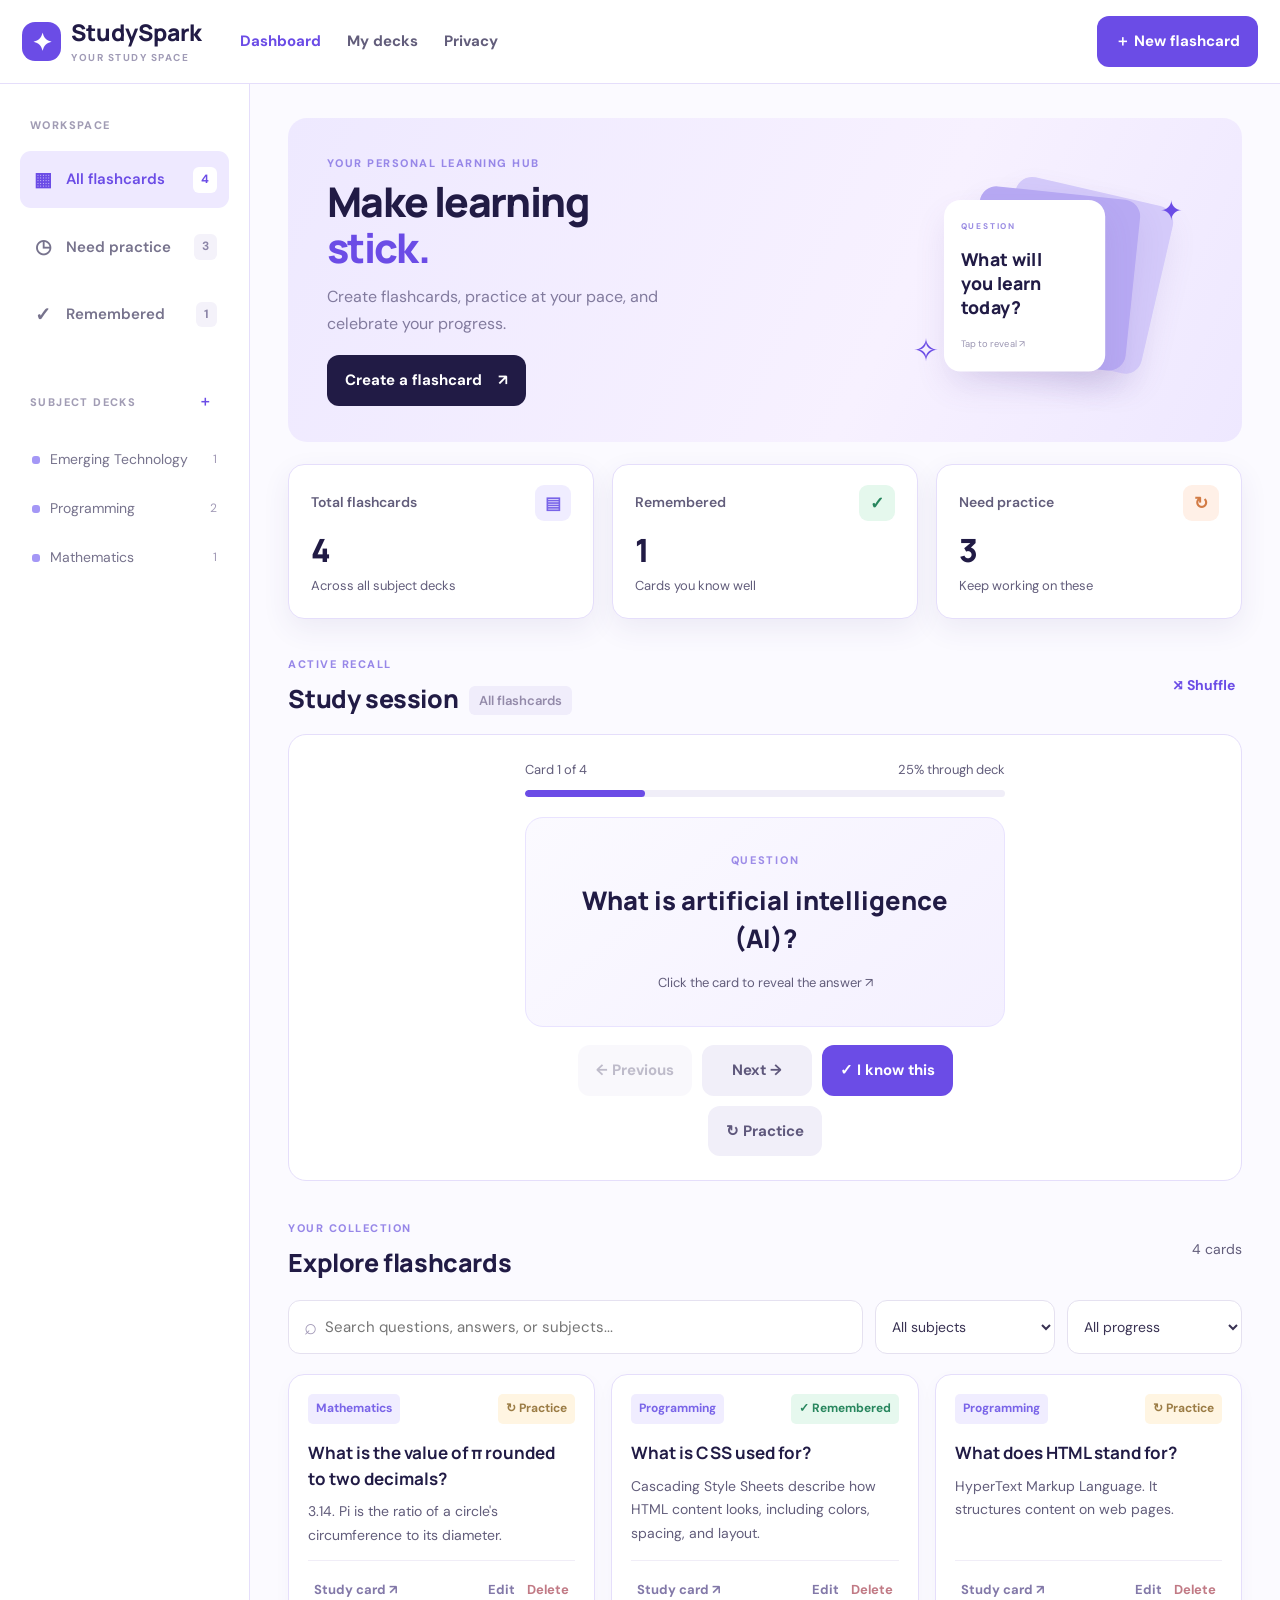
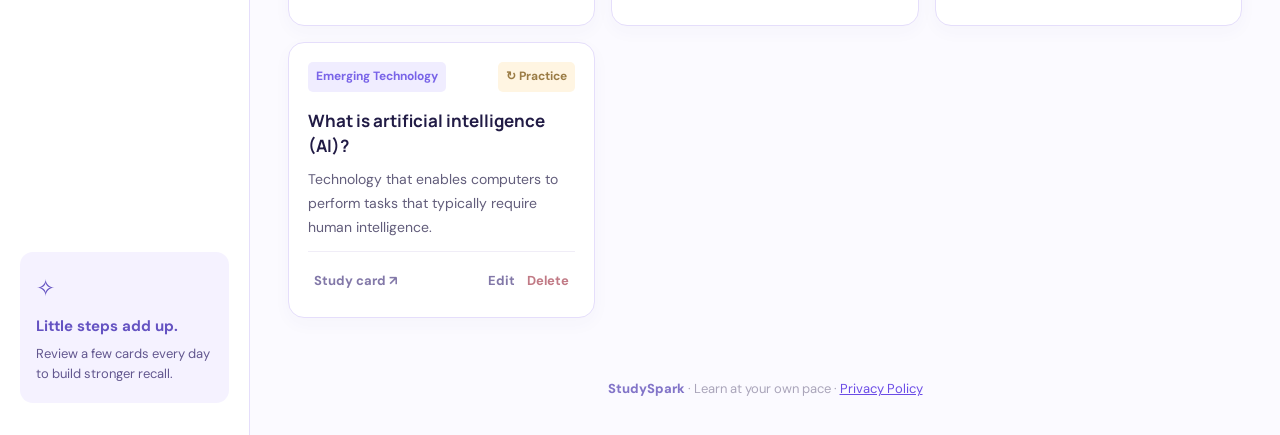
<file: index.html>
<!DOCTYPE html>
<html lang="en">
<head>
  <meta charset="UTF-8">
  <meta name="viewport" content="width=device-width, initial-scale=1.0">
  <meta name="description" content="StudySpark helps students create flashcards, organize subject decks, and track study progress.">
  <title>StudySpark | Flashcard Study App</title>
  <link rel="stylesheet" href="styles.css">
  <script src="app.js" defer></script>
</head>
<body>
  <header class="topbar">
    <a class="brand" href="index.html"><span class="brand-icon">✦</span><span>StudySpark<small>YOUR STUDY SPACE</small></span></a>
    <nav aria-label="Main navigation"><a class="nav-link active" href="#dashboard">Dashboard</a><a class="nav-link" href="#decks">My decks</a><a class="nav-link" href="privacy.html">Privacy</a></nav>
    <button class="button primary top-add" id="jumpAdd" type="button">＋ New flashcard</button>
  </header>

  <main class="app-shell" id="dashboard">
    <aside class="sidebar">
      <div class="sidebar-label">WORKSPACE</div>
      <button class="side-link selected" data-view="all" type="button"><span>▦</span> All flashcards <b id="sideAll">0</b></button>
      <button class="side-link" data-view="unreviewed" type="button"><span>◷</span> Need practice <b id="sidePractice">0</b></button>
      <button class="side-link" data-view="mastered" type="button"><span>✓</span> Remembered <b id="sideMastered">0</b></button>
      <div class="sidebar-label deck-label">SUBJECT DECKS <button id="addDeckBtn" class="text-button" type="button" aria-label="Add subject deck">＋</button></div>
      <div id="deckList" class="deck-list"></div>
      <div class="sidebar-tip"><span>✧</span><strong>Little steps add up.</strong><p>Review a few cards every day to build stronger recall.</p></div>
    </aside>

    <section class="content">
      <section class="hero">
        <div><p class="eyebrow">YOUR PERSONAL LEARNING HUB</p><h1>Make learning<br><span>stick.</span></h1><p>Create flashcards, practice at your pace, and celebrate your progress.</p><button class="button hero-button" id="heroAdd" type="button">Create a flashcard <span>↗</span></button></div>
        <div class="hero-art" aria-hidden="true"><div class="spark spark-one">✦</div><div class="spark spark-two">✧</div><div class="back-card"></div><div class="middle-card"></div><div class="front-card"><span>QUESTION</span><strong>What will<br>you learn today?</strong><i>Tap to reveal ↗</i></div></div>
      </section>

      <section class="stats-grid" aria-label="Study statistics">
        <article class="stat"><div class="stat-top"><span>Total flashcards</span><span class="stat-icon lavender">▤</span></div><strong id="statTotal">0</strong><small>Across all subject decks</small></article>
        <article class="stat"><div class="stat-top"><span>Remembered</span><span class="stat-icon mint">✓</span></div><strong id="statMastered">0</strong><small>Cards you know well</small></article>
        <article class="stat"><div class="stat-top"><span>Need practice</span><span class="stat-icon peach">↻</span></div><strong id="statPractice">0</strong><small>Keep working on these</small></article>
      </section>

      <section class="study-section" id="study">
        <div class="section-title"><div><p class="eyebrow">ACTIVE RECALL</p><h2>Study session <span id="studyDeckName">All flashcards</span></h2></div><button class="text-button" id="shuffleBtn" type="button">⤨ Shuffle</button></div>
        <div id="studyArea" class="study-area">
          <div class="study-empty"><span>✧</span><h3>Your next discovery starts here</h3><p>Create a flashcard or select a deck to begin studying.</p><button class="button primary" id="emptyAdd" type="button">＋ Create first card</button></div>
        </div>
      </section>

      <section class="cards-section" id="decks">
        <div class="section-title"><div><p class="eyebrow">YOUR COLLECTION</p><h2>Explore flashcards</h2></div><span id="resultCount" class="result-count">0 cards</span></div>
        <div class="tools-row">
          <label class="search-box"><span>⌕</span><input id="searchInput" type="search" placeholder="Search questions, answers, or subjects..." aria-label="Search flashcards"></label>
          <select id="deckFilter" aria-label="Filter by subject"><option value="all">All subjects</option></select>
          <select id="progressFilter" aria-label="Filter by progress"><option value="all">All progress</option><option value="unreviewed">Need practice</option><option value="mastered">Remembered</option></select>
        </div>
        <div id="flashcardGrid" class="flashcard-grid"></div>
        <div id="collectionEmpty" class="collection-empty hidden"><span>⌕</span><strong>No flashcards found</strong><p>Try another search or create a new flashcard.</p></div>
      </section>
      <footer><span>StudySpark</span> · Learn at your own pace · <a href="privacy.html">Privacy Policy</a></footer>
    </section>
  </main>

  <dialog id="cardDialog" class="modal">
    <form id="cardForm" class="modal-form">
      <div class="modal-heading"><div><p class="eyebrow">BUILD YOUR KNOWLEDGE</p><h2 id="cardDialogTitle">Create a flashcard</h2></div><button class="close-button" type="button" data-close="cardDialog" aria-label="Close dialog">×</button></div>
      <input id="editCardId" type="hidden">
      <label class="form-label">Question / term<input id="questionInput" maxlength="240" required placeholder="e.g., What does HTML stand for?"></label>
      <label class="form-label">Answer / definition<textarea id="answerInput" maxlength="500" rows="4" required placeholder="Write a clear, memorable answer..."></textarea></label>
      <label class="form-label">Subject deck<select id="cardDeckInput" required></select></label>
      <div class="modal-actions"><button class="button secondary" type="button" data-close="cardDialog">Cancel</button><button class="button primary" type="submit" id="saveCardButton">Save flashcard ↗</button></div>
    </form>
  </dialog>

  <dialog id="deckDialog" class="modal">
    <form id="deckForm" class="modal-form">
      <div class="modal-heading"><div><p class="eyebrow">ORGANIZE YOUR STUDY</p><h2>Create a subject deck</h2></div><button class="close-button" type="button" data-close="deckDialog" aria-label="Close dialog">×</button></div>
      <label class="form-label">Subject name<input id="deckNameInput" maxlength="50" required placeholder="e.g., Programming"></label>
      <p class="helper">Use one deck for each subject or topic. Deck names must be unique.</p>
      <div class="modal-actions"><button class="button secondary" type="button" data-close="deckDialog">Cancel</button><button class="button primary" type="submit">Create deck ↗</button></div>
    </form>
  </dialog>

  <dialog id="deleteDialog" class="modal confirm-modal">
    <form method="dialog" class="modal-form">
      <div class="modal-heading"><div><p class="eyebrow">PLEASE CONFIRM</p><h2 id="deleteTitle">Delete flashcard?</h2></div><button class="close-button" type="button" data-close="deleteDialog" aria-label="Close dialog">×</button></div>
      <p id="deleteMessage">This action cannot be undone.</p>
      <div class="modal-actions"><button class="button secondary" value="cancel">Cancel</button><button class="button danger" id="confirmDelete" value="confirm">Delete</button></div>
    </form>
  </dialog>
  <div id="toast" class="toast" role="status" aria-live="polite"></div>
</body>
</html>
</file>
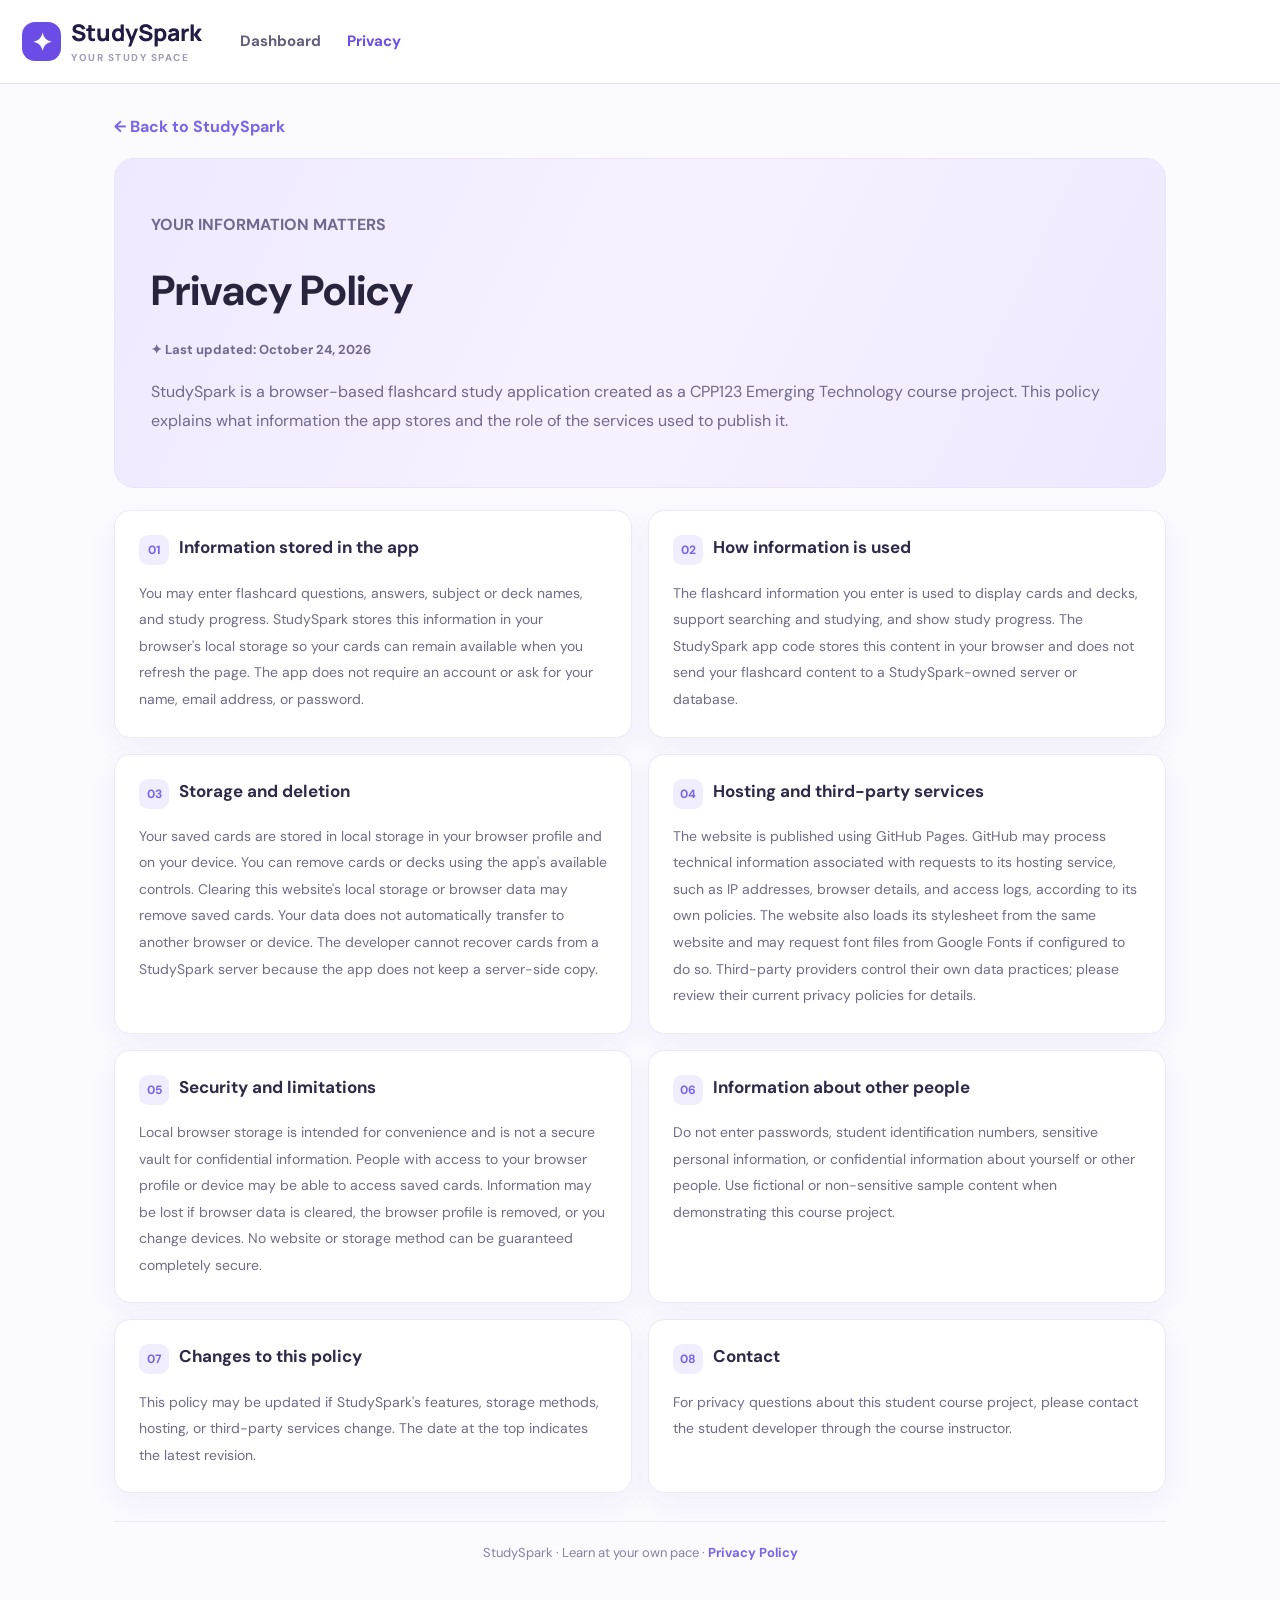
<file: privacy.html>
<!DOCTYPE html>
<html lang="en">
<head>
  <meta charset="UTF-8">
  <meta name="viewport" content="width=device-width, initial-scale=1.0">
  <meta name="description" content="StudySpark Privacy Policy">
  <title>Privacy Policy | StudySpark</title>
  <link rel="stylesheet" href="styles.css">
  <style>
    .policy-page {
      max-width: 1100px;
      margin: 0 auto;
      padding: 30px 24px 36px;
    }
    .policy-back {
      display: inline-block;
      margin-bottom: 18px;
      color: #7964e8;
      font-weight: 700;
      text-decoration: none;
    }
    .policy-hero {
      background: linear-gradient(115deg,#eee9ff,#f7f1ff,#eee8ff);
      border: 1px solid #e9e3ff;
      border-radius: 20px;
      padding: 36px;
      margin-bottom: 22px;
    }
    .policy-hero h1 {
      color: #28243d;
      font-size: clamp(30px,4vw,42px);
      margin: 10px 0;
    }
    .policy-hero p {
      color: #71698f;
      line-height: 1.8;
    }
    .policy-meta {
      font-size: 13px;
      font-weight: 700;
    }
    .policy-grid {
      display: grid;
      grid-template-columns: repeat(2,minmax(0,1fr));
      gap: 16px;
    }
    .policy-section {
      background: #fff;
      border: 1px solid #ece9f5;
      border-radius: 16px;
      padding: 24px;
      box-shadow: 0 10px 30px rgba(67,49,130,.05);
    }
    .policy-section h2 {
      display: flex;
      align-items: flex-start;
      gap: 10px;
      color: #302a4a;
      font-size: 17px;
      line-height: 1.5;
      margin-top: 0;
    }
    .policy-number {
      display: inline-grid;
      place-items: center;
      flex: 0 0 30px;
      height: 30px;
      border-radius: 9px;
      background: #f0edff;
      color: #7964e8;
      font-size: 12px;
    }
    .policy-section p {
      color: #716b87;
      font-size: 14px;
      line-height: 1.9;
      margin-bottom: 0;
    }
    .policy-section.wide {
      grid-column: 1 / -1;
      background: linear-gradient(140deg,#fff,#faf8ff);
    }
    .policy-footer {
      border-top: 1px solid #ece9f5;
      margin-top: 28px;
      padding-top: 20px;
      text-align: center;
      color: #88819f;
      font-size: 13px;
    }
    .policy-footer a {
      color: #7964e8;
      font-weight: 700;
      text-decoration: none;
    }
    @media(max-width:680px) {
      .policy-page { padding: 20px 16px; }
      .policy-hero { padding: 24px; }
      .policy-grid { grid-template-columns: 1fr; }
      .policy-section.wide { grid-column: auto; }
      .policy-section { padding: 20px; }
    }
  </style>
</head>
<body>
  <header class="topbar">
    <a class="brand" href="index.html">
      <span class="brand-icon">✦</span>
      <span>StudySpark<small>YOUR STUDY SPACE</small></span>
    </a>
    <nav aria-label="Main navigation">
      <a class="nav-link" href="index.html">Dashboard</a>
      <a class="nav-link active" href="privacy.html">Privacy</a>
    </nav>
  </header>

  <main class="policy-page">
    <a class="policy-back" href="index.html">← Back to StudySpark</a>

    <section class="policy-hero">
      <p><strong>YOUR INFORMATION MATTERS</strong></p>
      <h1>Privacy Policy</h1>
      <p class="policy-meta">✦ Last updated: October 24, 2026</p>
      <p>
        StudySpark is a browser-based flashcard study application
        created as a CPP123 Emerging Technology course project.
        This policy explains what information the app stores and
        the role of the services used to publish it.
      </p>
    </section>

    <div class="policy-grid">
      <section class="policy-section">
        <h2><span class="policy-number">01</span>Information stored in the app</h2>
        <p>You may enter flashcard questions, answers, subject or deck names, and study progress. StudySpark stores this information in your browser's local storage so your cards can remain available when you refresh the page. The app does not require an account or ask for your name, email address, or password.</p>
      </section>

      <section class="policy-section">
        <h2><span class="policy-number">02</span>How information is used</h2>
        <p>The flashcard information you enter is used to display cards and decks, support searching and studying, and show study progress. The StudySpark app code stores this content in your browser and does not send your flashcard content to a StudySpark-owned server or database.</p>
      </section>

      <section class="policy-section">
        <h2><span class="policy-number">03</span>Storage and deletion</h2>
        <p>Your saved cards are stored in local storage in your browser profile and on your device. You can remove cards or decks using the app's available controls. Clearing this website's local storage or browser data may remove saved cards. Your data does not automatically transfer to another browser or device. The developer cannot recover cards from a StudySpark server because the app does not keep a server-side copy.</p>
      </section>

      <section class="policy-section">
        <h2><span class="policy-number">04</span>Hosting and third-party services</h2>
        <p>The website is published using GitHub Pages. GitHub may process technical information associated with requests to its hosting service, such as IP addresses, browser details, and access logs, according to its own policies. The website also loads its stylesheet from the same website and may request font files from Google Fonts if configured to do so. Third-party providers control their own data practices; please review their current privacy policies for details.</p>
      </section>

      <section class="policy-section">
        <h2><span class="policy-number">05</span>Security and limitations</h2>
        <p>Local browser storage is intended for convenience and is not a secure vault for confidential information. People with access to your browser profile or device may be able to access saved cards. Information may be lost if browser data is cleared, the browser profile is removed, or you change devices. No website or storage method can be guaranteed completely secure.</p>
      </section>

      <section class="policy-section">
        <h2><span class="policy-number">06</span>Information about other people</h2>
        <p>Do not enter passwords, student identification numbers, sensitive personal information, or confidential information about yourself or other people. Use fictional or non-sensitive sample content when demonstrating this course project.</p>
      </section>

      <section class="policy-section">
        <h2><span class="policy-number">07</span>Changes to this policy</h2>
        <p>This policy may be updated if StudySpark's features, storage methods, hosting, or third-party services change. The date at the top indicates the latest revision.</p>
      </section>

      <section class="policy-section">
        <h2><span class="policy-number">08</span>Contact</h2>
        <p>For privacy questions about this student course project, please contact the student developer through the course instructor.</p>
      </section>
    </div>

    <footer class="policy-footer">
      StudySpark · Learn at your own pace ·
      <a href="privacy.html">Privacy Policy</a>
    </footer>
  </main>
</body>
</html>
</file>
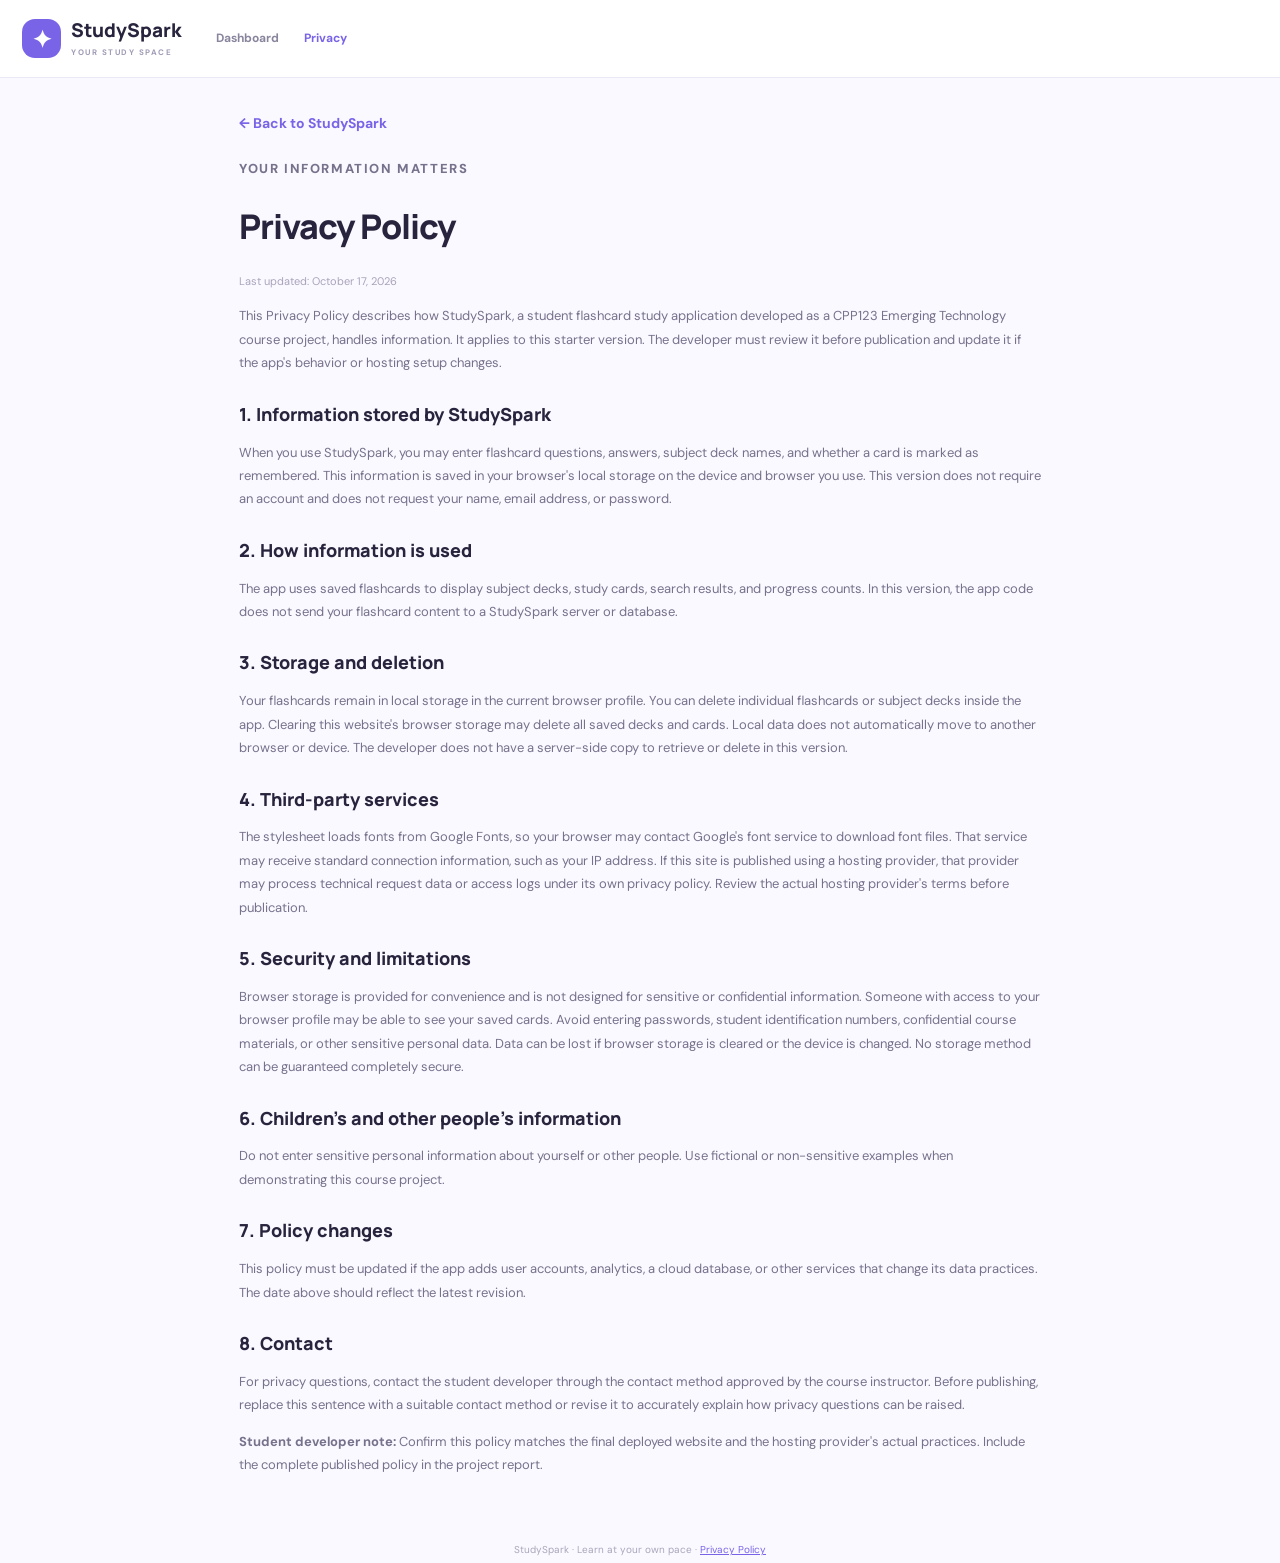
<file: StudySpark/privacy.html>
<!DOCTYPE html>
<html lang="en">
<head>
  <meta charset="UTF-8">
  <meta name="viewport" content="width=device-width, initial-scale=1.0">
  <meta name="description" content="StudySpark privacy policy and data practices.">
  <title>Privacy Policy | StudySpark</title>
  <link rel="stylesheet" href="styles.css">
</head>
<body>
  <header class="topbar">
    <a class="brand" href="index.html"><span class="brand-icon">✦</span><span>StudySpark<small>YOUR STUDY SPACE</small></span></a>
    <nav aria-label="Main navigation"><a class="nav-link" href="index.html">Dashboard</a><a class="nav-link active" href="privacy.html">Privacy</a></nav>
  </header>
  <main class="policy-wrap">
    <a class="back" href="index.html">← Back to StudySpark</a>
    <p class="eyebrow">YOUR INFORMATION MATTERS</p>
    <h1>Privacy Policy</h1>
    <p class="updated">Last updated: October 17, 2026</p>
    <p>This Privacy Policy describes how StudySpark, a student flashcard study application developed as a CPP123 Emerging Technology course project, handles information. It applies to this starter version. The developer must review it before publication and update it if the app's behavior or hosting setup changes.</p>

    <h2>1. Information stored by StudySpark</h2>
    <p>When you use StudySpark, you may enter flashcard questions, answers, subject deck names, and whether a card is marked as remembered. This information is saved in your browser's local storage on the device and browser you use. This version does not require an account and does not request your name, email address, or password.</p>

    <h2>2. How information is used</h2>
    <p>The app uses saved flashcards to display subject decks, study cards, search results, and progress counts. In this version, the app code does not send your flashcard content to a StudySpark server or database.</p>

    <h2>3. Storage and deletion</h2>
    <p>Your flashcards remain in local storage in the current browser profile. You can delete individual flashcards or subject decks inside the app. Clearing this website's browser storage may delete all saved decks and cards. Local data does not automatically move to another browser or device. The developer does not have a server-side copy to retrieve or delete in this version.</p>

    <h2>4. Third-party services</h2>
    <p>The stylesheet loads fonts from Google Fonts, so your browser may contact Google's font service to download font files. That service may receive standard connection information, such as your IP address. If this site is published using a hosting provider, that provider may process technical request data or access logs under its own privacy policy. Review the actual hosting provider's terms before publication.</p>

    <h2>5. Security and limitations</h2>
    <p>Browser storage is provided for convenience and is not designed for sensitive or confidential information. Someone with access to your browser profile may be able to see your saved cards. Avoid entering passwords, student identification numbers, confidential course materials, or other sensitive personal data. Data can be lost if browser storage is cleared or the device is changed. No storage method can be guaranteed completely secure.</p>

    <h2>6. Children's and other people's information</h2>
    <p>Do not enter sensitive personal information about yourself or other people. Use fictional or non-sensitive examples when demonstrating this course project.</p>

    <h2>7. Policy changes</h2>
    <p>This policy must be updated if the app adds user accounts, analytics, a cloud database, or other services that change its data practices. The date above should reflect the latest revision.</p>

    <h2>8. Contact</h2>
    <p>For privacy questions, contact the student developer through the contact method approved by the course instructor. Before publishing, replace this sentence with a suitable contact method or revise it to accurately explain how privacy questions can be raised.</p>

    <p><strong>Student developer note:</strong> Confirm this policy matches the final deployed website and the hosting provider's actual practices. Include the complete published policy in the project report.</p>
  </main>
  <footer>StudySpark · Learn at your own pace · <a href="privacy.html">Privacy Policy</a></footer>
</body>
</html>
</file>
<file: styles.css>
@import url('https://fonts.googleapis.com/css2?family=DM+Sans:wght@400;500;600;700&family=Manrope:wght@400;500;600;700;800&display=swap');
:root{--ink:#28243d;--muted:#89859d;--paper:#faf9ff;--white:#fff;--purple:#7964e8;--purple-dark:#604ad0;--lavender:#eeeaff;--line:#ece9f5;--mint:#e4f8ed;--green:#27855d;--peach:#fff0e7;--red:#c84d61;--shadow:0 12px 34px rgba(67,49,130,.07)}
*{box-sizing:border-box}html{scroll-behavior:smooth}body{margin:0;background:var(--paper);color:var(--ink);font:14px/1.55 'DM Sans',Arial,sans-serif}button,input,select,textarea{font:inherit}button{cursor:pointer}a{color:var(--purple)}.topbar{height:78px;display:flex;align-items:center;gap:35px;padding:0 max(22px,calc((100% - 1400px)/2));background:#fff;border-bottom:1px solid var(--line);position:sticky;top:0;z-index:4}.brand{display:flex;align-items:center;gap:10px;text-decoration:none;color:var(--ink);font:800 19px Manrope,sans-serif;line-height:1.15;white-space:nowrap}.brand-icon{display:grid;place-items:center;width:39px;height:39px;border-radius:13px;background:var(--purple);color:white;font-size:24px}.brand small{display:block;font:700 8px 'DM Sans',sans-serif;letter-spacing:1.5px;color:#a09bb6;margin-top:5px}.topbar nav{display:flex;gap:25px;align-items:center;flex:1}.nav-link{text-decoration:none;color:var(--muted);font-size:12px;font-weight:700}.nav-link:hover,.nav-link.active{color:var(--purple)}.button{border:0;border-radius:10px;padding:11px 16px;font-weight:700;font-size:12px;transition:background .15s,transform .15s}.button:hover{transform:translateY(-1px)}.primary{background:var(--purple);color:white}.primary:hover{background:var(--purple-dark)}.secondary{background:#f1eff9;color:#5f587c}.danger{background:#c84d61;color:white}.top-add{white-space:nowrap}.app-shell{max-width:1400px;margin:0 auto;display:grid;grid-template-columns:225px minmax(0,1fr);min-height:calc(100vh - 78px)}.sidebar{background:#fff;border-right:1px solid var(--line);padding:30px 17px;display:flex;flex-direction:column;gap:7px}.sidebar-label{display:flex;justify-content:space-between;align-items:center;font-size:9px;letter-spacing:1.5px;color:#a19cb4;font-weight:800;padding:0 10px;margin:0 0 7px}.side-link{border:0;background:transparent;border-radius:9px;padding:11px 10px;display:flex;align-items:center;gap:10px;color:#77738d;text-align:left;font-size:12px;font-weight:600}.side-link span{width:19px;text-align:center;font-size:16px}.side-link b{margin-left:auto;background:#f4f2fa;color:#8c86a8;padding:2px 7px;border-radius:6px;font-size:10px}.side-link.selected,.side-link:hover{background:var(--lavender);color:var(--purple)}.side-link.selected b{background:#fff;color:var(--purple)}.deck-label{margin-top:27px}.text-button{border:0;background:transparent;color:var(--purple);font-size:12px;font-weight:700;padding:7px}.deck-list{display:flex;flex-direction:column;gap:4px}.deck-item{display:flex;align-items:center;gap:9px;border:0;background:transparent;text-align:left;border-radius:8px;padding:9px 10px;color:#77738d;font-size:12px}.deck-item:hover,.deck-item.selected{background:#f7f4ff;color:var(--purple)}.deck-dot{width:8px;height:8px;border-radius:3px;background:#a497f6;flex-shrink:0}.deck-item span:last-child{margin-left:auto;font-size:10px;color:#a29bb7}.sidebar-tip{margin-top:auto;background:#f5f2ff;border-radius:13px;padding:15px 13px;color:#6553c2}.sidebar-tip>span{font-size:23px}.sidebar-tip strong{display:block;font-size:12px;margin-top:6px}.sidebar-tip p{font-size:10px;color:#8b81bc;line-height:1.6;margin:5px 0 0}.content{min-width:0;padding:27px clamp(18px,3vw,40px) 22px}.hero{min-height:245px;border-radius:19px;background:linear-gradient(115deg,#eee9ff,#f7f1ff 63%,#eee8ff);display:flex;align-items:center;justify-content:space-between;padding:30px 39px;overflow:hidden;position:relative}.eyebrow{font-size:9px;letter-spacing:1.6px;font-weight:800;color:#9787e8;margin:0 0 7px}.hero h1{font:800 clamp(29px,3vw,40px)/1.12 Manrope,sans-serif;letter-spacing:-1.6px;margin:0}.hero h1 span{color:var(--purple)}.hero p:not(.eyebrow){color:#827b9e;font-size:12px;max-width:330px;margin:12px 0 18px}.hero-button{background:var(--ink);color:#fff}.hero-button span{margin-left:12px}.hero-art{position:relative;width:260px;height:190px;flex-shrink:0;margin-right:25px}.back-card,.middle-card,.front-card{position:absolute;width:155px;height:165px;border-radius:16px;box-shadow:0 15px 30px #6951a51c}.back-card{background:#d4cafa;transform:rotate(13deg);top:8px;left:82px}.middle-card{background:#b7a9f3;transform:rotate(6deg);top:11px;left:57px}.front-card{background:#fff;top:18px;left:30px;padding:19px 16px;display:flex;flex-direction:column}.front-card span{font-size:8px;letter-spacing:1.5px;color:#9b8de3;font-weight:800}.front-card strong{font:800 17px/1.35 Manrope;margin-top:15px}.front-card i{font-size:9px;color:#9b96b2;margin-top:auto;font-style:normal}.spark{position:absolute;color:var(--purple);z-index:1}.spark-one{font-size:26px;right:0;top:7px}.spark-two{font-size:30px;left:0;bottom:3px}.stats-grid{display:grid;grid-template-columns:repeat(3,1fr);gap:14px;margin:18px 0 29px}.stat{border:1px solid var(--line);background:#fff;border-radius:14px;padding:16px 18px;box-shadow:var(--shadow)}.stat-top{display:flex;align-items:center;justify-content:space-between;color:#89849d;font-size:11px;font-weight:600}.stat-icon{width:29px;height:29px;display:grid;place-items:center;border-radius:9px;font-size:14px}.lavender{background:#f0edff;color:#7964e8}.mint{background:#e5f8ed;color:#27855d}.peach{background:#fff0e7;color:#d27b45}.stat strong{display:block;font:800 26px Manrope;letter-spacing:-1px;margin:5px 0 0}.stat small{color:#aaa5bb;font-size:10px}.study-section,.cards-section{margin-bottom:31px}.section-title{display:flex;align-items:center;justify-content:space-between;margin-bottom:14px;gap:12px}.section-title h2{font:800 19px Manrope;letter-spacing:-.5px;margin:0}.section-title h2 span{font:600 10px 'DM Sans',sans-serif;color:#938aa9;background:#f0edfb;border-radius:6px;padding:5px 8px;margin-left:6px;vertical-align:3px;letter-spacing:0}.study-area{border:1px solid var(--line);background:#fff;border-radius:15px;min-height:245px;padding:18px;display:flex;align-items:center;justify-content:center}.study-empty{text-align:center;padding:25px}.study-empty>span{font-size:32px;color:#c2b8f8}.study-empty h3{font:800 15px Manrope;margin:5px 0}.study-empty p{color:#9a95ae;font-size:11px;margin:4px 0 15px}.study-stage{width:min(100%,480px);text-align:center}.study-count{display:flex;justify-content:space-between;color:#9b96b0;font-size:10px;margin-bottom:10px}.study-progress{height:5px;border-radius:5px;background:#f0eef8;overflow:hidden;margin-bottom:17px}.study-progress span{display:block;height:100%;background:var(--purple);border-radius:5px;transition:width .2s}.study-card{border:1px solid #e9e3ff;background:linear-gradient(140deg,#fbfaff,#f4f0ff);border-radius:15px;min-height:155px;padding:23px;display:flex;flex-direction:column;align-items:center;justify-content:center;cursor:pointer;transition:transform .2s}.study-card:hover{transform:translateY(-2px)}.study-card .card-label{font-size:8px;letter-spacing:1.7px;font-weight:800;color:#9d8ce8}.study-card h3{font:800 19px/1.4 Manrope;margin:13px 0;max-width:100%;overflow-wrap:anywhere}.study-card p{font-size:10px;color:#a29ab9;margin:0}.study-controls{display:flex;justify-content:center;gap:8px;flex-wrap:wrap;margin-top:13px}.study-controls .button{min-width:92px}.study-controls .button:disabled{opacity:.4;cursor:not-allowed;transform:none}.tools-row{display:grid;grid-template-columns:minmax(180px,1fr) 155px 150px;gap:10px;margin:16px 0}.search-box{display:flex;align-items:center;gap:8px;border:1px solid #e5e1f0;background:#fff;border-radius:9px;padding:0 12px;color:#a39ab8;font-size:22px}.search-box input{border:0;outline:0;min-width:0;width:100%;padding:11px 0;font-size:11px;color:var(--ink);background:transparent}.tools-row select{border:1px solid #e5e1f0;border-radius:9px;background:#fff;color:#77718d;padding:10px;font-size:11px;min-width:0}.flashcard-grid{display:grid;grid-template-columns:repeat(3,minmax(0,1fr));gap:12px}.mini-card{background:#fff;border:1px solid var(--line);border-radius:13px;padding:15px;min-width:0;display:flex;flex-direction:column;min-height:160px;box-shadow:0 6px 18px #46347b08}.mini-top{display:flex;align-items:center;justify-content:space-between;gap:7px}.mini-subject{font-size:9px;font-weight:700;color:#7964e8;background:#f0edff;border-radius:5px;padding:4px 7px;overflow:hidden;text-overflow:ellipsis;white-space:nowrap}.status-chip{font-size:8px;font-weight:700;color:#9b7c45;background:#fff5e2;border-radius:5px;padding:4px 6px;white-space:nowrap}.status-chip.mastered{color:#28865e;background:#e6f8ee}.mini-question{font:700 13px/1.45 Manrope;margin:13px 0 7px;overflow-wrap:anywhere}.mini-answer{font-size:10px;line-height:1.6;color:#89849d;margin:0 0 12px;overflow-wrap:anywhere}.mini-bottom{margin-top:auto;display:flex;align-items:center;justify-content:space-between;gap:8px;border-top:1px solid #f0edf7;padding-top:10px}.mini-bottom button{border:0;background:transparent;color:#8278a8;font-size:10px;font-weight:700;padding:4px}.mini-bottom button:hover{color:var(--purple)}.mini-bottom .delete-mini{color:#c17a85}.collection-empty{text-align:center;padding:35px;color:#9690aa}.collection-empty span{font-size:27px}.collection-empty strong{display:block;font:700 14px Manrope;color:var(--ink);margin-top:7px}.collection-empty p{font-size:11px}footer{text-align:center;color:#aaa5ba;font-size:10px;padding:18px 0 5px}footer span{font-weight:800;color:#8274c8}.modal{border:0;border-radius:17px;padding:0;width:min(500px,calc(100% - 28px));box-shadow:0 25px 90px #241b4b40}.modal::backdrop{background:#27203f70;backdrop-filter:blur(3px)}.modal-form{padding:25px}.modal-heading{display:flex;justify-content:space-between;align-items:flex-start;margin-bottom:22px}.modal-heading h2{font:800 21px Manrope;letter-spacing:-.6px;margin:0}.close-button{border:0;background:#f3f0fa;color:#77718e;border-radius:8px;width:32px;height:32px;font-size:21px}.form-label{display:flex;flex-direction:column;gap:7px;font-size:11px;font-weight:700;color:#625c7c;margin-bottom:15px}.form-label input,.form-label textarea,.form-label select{border:1px solid #e3dfef;border-radius:9px;padding:11px 12px;outline:0;color:var(--ink);background:#fff;resize:vertical}.form-label input:focus,.form-label textarea:focus,.form-label select:focus{border-color:var(--purple);box-shadow:0 0 0 3px #7964e81a}.helper{font-size:11px;color:#9892aa}.modal-actions{display:flex;justify-content:flex-end;gap:9px;margin-top:22px}.confirm-modal p{font-size:12px;color:#8d87a3}.toast{position:fixed;bottom:22px;left:50%;transform:translate(-50%,20px);opacity:0;pointer-events:none;background:#292440;color:#fff;padding:11px 17px;border-radius:10px;font-size:12px;box-shadow:var(--shadow);transition:.2s;z-index:8}.toast.show{opacity:1;transform:translate(-50%,0)}.hidden{display:none!important}
.policy-wrap{max-width:850px;margin:0 auto;padding:35px 24px}.policy-wrap h1{font:800 34px Manrope;letter-spacing:-1px}.policy-wrap h2{font:800 18px Manrope;margin-top:27px}.policy-wrap p,.policy-wrap li{color:#77718c;font-size:13px;line-height:1.8}.policy-wrap .updated{font-size:11px;color:#aaa3bb}.policy-wrap .back{display:inline-block;text-decoration:none;font-weight:700;margin-bottom:22px}
@media(max-width:1050px){.topbar{padding:0 20px;gap:20px}.app-shell{grid-template-columns:195px minmax(0,1fr)}.sidebar{padding:24px 12px}.hero{padding:27px}.hero-art{transform:scale(.85);transform-origin:center right;margin-right:0}.flashcard-grid{grid-template-columns:repeat(2,minmax(0,1fr))}}
@media(max-width:760px){.topbar{height:auto;min-height:70px;flex-wrap:wrap;padding:12px 16px;gap:12px}.topbar nav{order:3;width:100%;gap:20px;padding:3px 0}.top-add{margin-left:auto;padding:9px 11px;font-size:10px}.app-shell{display:block}.sidebar{border-right:0;border-bottom:1px solid var(--line);padding:12px 14px;display:block}.sidebar-label,.sidebar-tip{display:none}.sidebar>.side-link{display:inline-flex;margin-right:3px;padding:9px 10px}.deck-list{display:flex;flex-direction:row;overflow-x:auto;margin-top:8px}.deck-item{white-space:nowrap}.content{padding:18px 14px}.hero{padding:25px 23px;min-height:210px}.hero-art{transform:scale(.65);width:180px;margin-left:-20px;margin-right:-20px}.hero h1{font-size:29px}.hero p:not(.eyebrow){font-size:11px}.stats-grid{gap:8px}.stat{padding:13px}.stat strong{font-size:23px}.stat small{font-size:9px}.tools-row{grid-template-columns:1fr 1fr}.search-box{grid-column:1/-1}.flashcard-grid{grid-template-columns:repeat(2,minmax(0,1fr))}}
@media(max-width:460px){.hero-art{display:none}.hero{min-height:0}.stats-grid{grid-template-columns:1fr}.stat{display:grid;grid-template-columns:1fr auto;align-items:center}.stat-top{grid-column:1/-1}.stat strong{grid-column:1;grid-row:2}.stat small{grid-column:1;grid-row:3}.flashcard-grid{grid-template-columns:1fr}.mini-card{min-height:130px}.tools-row{grid-template-columns:1fr}.search-box{grid-column:auto}.section-title h2{font-size:17px}.section-title h2 span{display:inline-block}.study-area{padding:10px}.study-card{padding:18px}.modal-form{padding:20px}}

/* StudySpark readability and layout upgrade */
:root {
  --ink: #211b45;
  --muted: #625d7b;
  --paper: #fbfaff;
  --purple: #6b4ce6;
  --purple-dark: #5134c4;
  --lavender: #eee9ff;
  --line: #e5defb;
  --shadow: 0 10px 28px rgba(67, 49, 130, .08);
}
body { font-size: 16px; line-height: 1.65; color: var(--ink); }
.topbar { min-height: 84px; height: auto; gap: clamp(18px, 3vw, 42px); }
.brand { font-size: 23px; }
.brand small { font-size: 10px; }
.topbar nav { gap: clamp(14px, 2vw, 28px); }
.nav-link { font-size: 15px; }
.button { font-size: 15px; padding: 13px 18px; border-radius: 12px; }
.app-shell { grid-template-columns: 250px minmax(0, 1fr); min-height: calc(100vh - 84px); }
.sidebar { padding: 32px 20px; gap: 10px; }
.sidebar-label { font-size: 11px; letter-spacing: 1.4px; }
.side-link { padding: 13px 12px; gap: 12px; font-size: 15px; border-radius: 11px; }
.side-link span { width: 22px; font-size: 19px; }
.side-link b { font-size: 12px; padding: 3px 8px; }
.deck-label { margin-top: 30px; }
.text-button, .deck-item { font-size: 14px; }
.deck-item { padding: 11px 12px; gap: 10px; }
.deck-item span:last-child { font-size: 12px; }
.sidebar-tip { padding: 18px 16px; }
.sidebar-tip strong { font-size: 15px; }
.sidebar-tip p { font-size: 13px; color: #62578f; }
.content { padding: 34px clamp(22px, 3vw, 44px) 28px; }
.hero { min-height: 260px; padding: 36px clamp(28px, 3vw, 44px); }
.eyebrow { font-size: 11px; letter-spacing: 1.5px; }
.hero h1 { font-size: clamp(36px, 3.2vw, 48px); }
.hero p:not(.eyebrow) { font-size: 16px; line-height: 1.7; max-width: 390px; }
.hero-art { transform: scale(1.04); }
.stats-grid { gap: 18px; margin: 22px 0 36px; }
.stat { padding: 20px 22px; border-radius: 16px; }
.stat-top { font-size: 14px; color: #625d7b; }
.stat-icon { width: 36px; height: 36px; font-size: 17px; }
.stat strong { font-size: 32px; margin-top: 7px; }
.stat small { font-size: 13px; color: #625d7b; }
.study-section, .cards-section { margin-bottom: 38px; }
.section-title { margin-bottom: 18px; }
.section-title h2 { font-size: 25px; letter-spacing: -.4px; }
.section-title h2 span { font-size: 13px; padding: 6px 10px; }
.study-area { min-height: 300px; padding: 24px; border-radius: 18px; }
.study-empty h3 { font-size: 20px; }
.study-empty p { font-size: 15px; color: #625d7b; }
.study-count { font-size: 13px; color: #625d7b; }
.study-progress { height: 7px; margin-bottom: 20px; }
.study-card { min-height: 210px; padding: 30px; border-radius: 18px; }
.study-card .card-label { font-size: 11px; }
.study-card h3 { font-size: clamp(23px, 2vw, 29px); line-height: 1.5; }
.study-card p { font-size: 13px; color: #625d7b; }
.study-controls { gap: 10px; margin-top: 18px; }
.study-controls .button { min-width: 110px; }
.tools-row { grid-template-columns: minmax(220px, 1fr) 180px 175px; gap: 12px; margin: 20px 0; }
.search-box { border-radius: 12px; padding: 0 15px; }
.search-box input { font-size: 15px; padding: 14px 0; }
.tools-row select { font-size: 14px; padding: 13px 12px; border-radius: 12px; color: #393253; }
.flashcard-grid { gap: 16px; }
.mini-card { padding: 19px; min-height: 205px; border-radius: 16px; }
.mini-top { flex-wrap: wrap; }
.mini-subject, .status-chip { font-size: 12px; padding: 5px 8px; }
.mini-question { font-size: 17px; line-height: 1.5; margin: 16px 0 9px; }
.mini-answer { font-size: 14px; line-height: 1.7; color: #625d7b; }
.mini-bottom { padding-top: 12px; }
.mini-bottom button { font-size: 13px; padding: 6px; }
.result-count { font-size: 14px; color: #625d7b; }
.collection-empty { padding: 44px; }
.collection-empty strong { font-size: 18px; }
.collection-empty p { font-size: 14px; }
footer { font-size: 13px; padding: 22px 0 8px; }
.modal { width: min(560px, calc(100% - 30px)); border-radius: 20px; }
.modal-form { padding: 30px; }
.modal-heading { margin-bottom: 26px; }
.modal-heading h2 { font-size: 25px; }
.form-label { font-size: 14px; gap: 9px; margin-bottom: 18px; }
.form-label input, .form-label textarea, .form-label select { font-size: 15px; padding: 13px 14px; border-radius: 11px; }
.helper, .confirm-modal p { font-size: 14px; color: #625d7b; }
.toast { font-size: 14px; padding: 13px 19px; }
button:focus-visible, a:focus-visible, input:focus-visible, select:focus-visible, textarea:focus-visible, .study-card:focus-visible { outline: 3px solid #8b75f5; outline-offset: 3px; }

@media (max-width: 1050px) {
  .app-shell { grid-template-columns: 220px minmax(0, 1fr); }
  .hero-art { transform: scale(.82); }
  .tools-row { grid-template-columns: minmax(180px, 1fr) 155px 150px; }
  .mini-card { padding: 16px; }
}
@media (max-width: 760px) {
  .topbar { min-height: 0; padding: 14px 18px; gap: 14px; }
  .brand { font-size: 21px; }
  .topbar nav { gap: 18px; }
  .nav-link { font-size: 14px; }
  .top-add { font-size: 13px; padding: 10px 12px; }
  .sidebar { padding: 14px; }
  .sidebar > .side-link { padding: 10px 12px; font-size: 14px; }
  .content { padding: 22px 16px; }
  .hero { padding: 27px 24px; min-height: 220px; }
  .hero h1 { font-size: 35px; }
  .hero p:not(.eyebrow) { font-size: 15px; }
  .hero-art { transform: scale(.65); }
  .stats-grid { gap: 10px; }
  .stat { padding: 14px; }
  .stat-top { font-size: 12px; }
  .stat strong { font-size: 27px; }
  .stat small { font-size: 11px; }
  .tools-row { grid-template-columns: 1fr 1fr; }
  .search-box { grid-column: 1 / -1; }
  .flashcard-grid { grid-template-columns: repeat(2, minmax(0, 1fr)); }
}
@media (max-width: 460px) {
  body { font-size: 15px; }
  .topbar nav { gap: 14px; }
  .hero-art { display: none; }
  .hero { padding: 24px 21px; }
  .hero h1 { font-size: 33px; }
  .hero p:not(.eyebrow) { font-size: 14px; }
  .stats-grid { grid-template-columns: 1fr; }
  .stat { display: grid; grid-template-columns: 1fr auto; align-items: center; }
  .stat-top { grid-column: 1 / -1; }
  .stat strong { grid-column: 1; grid-row: 2; }
  .stat small { grid-column: 1; grid-row: 3; }
  .flashcard-grid, .tools-row { grid-template-columns: 1fr; }
  .search-box { grid-column: auto; }
  .section-title h2 { font-size: 21px; }
  .study-area { padding: 13px; }
  .study-card { min-height: 190px; padding: 22px 16px; }
  .study-card h3 { font-size: 23px; }
  .study-controls .button { flex: 1 1 42%; }
  .modal-form { padding: 23px; }
}
</file>
<file: StudySpark/styles.css>
@import url('https://fonts.googleapis.com/css2?family=DM+Sans:wght@400;500;600;700&family=Manrope:wght@400;500;600;700;800&display=swap');
:root{--ink:#28243d;--muted:#89859d;--paper:#faf9ff;--white:#fff;--purple:#7964e8;--purple-dark:#604ad0;--lavender:#eeeaff;--line:#ece9f5;--mint:#e4f8ed;--green:#27855d;--peach:#fff0e7;--red:#c84d61;--shadow:0 12px 34px rgba(67,49,130,.07)}
*{box-sizing:border-box}html{scroll-behavior:smooth}body{margin:0;background:var(--paper);color:var(--ink);font:14px/1.55 'DM Sans',Arial,sans-serif}button,input,select,textarea{font:inherit}button{cursor:pointer}a{color:var(--purple)}.topbar{height:78px;display:flex;align-items:center;gap:35px;padding:0 max(22px,calc((100% - 1400px)/2));background:#fff;border-bottom:1px solid var(--line);position:sticky;top:0;z-index:4}.brand{display:flex;align-items:center;gap:10px;text-decoration:none;color:var(--ink);font:800 19px Manrope,sans-serif;line-height:1.15;white-space:nowrap}.brand-icon{display:grid;place-items:center;width:39px;height:39px;border-radius:13px;background:var(--purple);color:white;font-size:24px}.brand small{display:block;font:700 8px 'DM Sans',sans-serif;letter-spacing:1.5px;color:#a09bb6;margin-top:5px}.topbar nav{display:flex;gap:25px;align-items:center;flex:1}.nav-link{text-decoration:none;color:var(--muted);font-size:12px;font-weight:700}.nav-link:hover,.nav-link.active{color:var(--purple)}.button{border:0;border-radius:10px;padding:11px 16px;font-weight:700;font-size:12px;transition:background .15s,transform .15s}.button:hover{transform:translateY(-1px)}.primary{background:var(--purple);color:white}.primary:hover{background:var(--purple-dark)}.secondary{background:#f1eff9;color:#5f587c}.danger{background:#c84d61;color:white}.top-add{white-space:nowrap}.app-shell{max-width:1400px;margin:0 auto;display:grid;grid-template-columns:225px minmax(0,1fr);min-height:calc(100vh - 78px)}.sidebar{background:#fff;border-right:1px solid var(--line);padding:30px 17px;display:flex;flex-direction:column;gap:7px}.sidebar-label{display:flex;justify-content:space-between;align-items:center;font-size:9px;letter-spacing:1.5px;color:#a19cb4;font-weight:800;padding:0 10px;margin:0 0 7px}.side-link{border:0;background:transparent;border-radius:9px;padding:11px 10px;display:flex;align-items:center;gap:10px;color:#77738d;text-align:left;font-size:12px;font-weight:600}.side-link span{width:19px;text-align:center;font-size:16px}.side-link b{margin-left:auto;background:#f4f2fa;color:#8c86a8;padding:2px 7px;border-radius:6px;font-size:10px}.side-link.selected,.side-link:hover{background:var(--lavender);color:var(--purple)}.side-link.selected b{background:#fff;color:var(--purple)}.deck-label{margin-top:27px}.text-button{border:0;background:transparent;color:var(--purple);font-size:12px;font-weight:700;padding:7px}.deck-list{display:flex;flex-direction:column;gap:4px}.deck-item{display:flex;align-items:center;gap:9px;border:0;background:transparent;text-align:left;border-radius:8px;padding:9px 10px;color:#77738d;font-size:12px}.deck-item:hover,.deck-item.selected{background:#f7f4ff;color:var(--purple)}.deck-dot{width:8px;height:8px;border-radius:3px;background:#a497f6;flex-shrink:0}.deck-item span:last-child{margin-left:auto;font-size:10px;color:#a29bb7}.sidebar-tip{margin-top:auto;background:#f5f2ff;border-radius:13px;padding:15px 13px;color:#6553c2}.sidebar-tip>span{font-size:23px}.sidebar-tip strong{display:block;font-size:12px;margin-top:6px}.sidebar-tip p{font-size:10px;color:#8b81bc;line-height:1.6;margin:5px 0 0}.content{min-width:0;padding:27px clamp(18px,3vw,40px) 22px}.hero{min-height:245px;border-radius:19px;background:linear-gradient(115deg,#eee9ff,#f7f1ff 63%,#eee8ff);display:flex;align-items:center;justify-content:space-between;padding:30px 39px;overflow:hidden;position:relative}.eyebrow{font-size:9px;letter-spacing:1.6px;font-weight:800;color:#9787e8;margin:0 0 7px}.hero h1{font:800 clamp(29px,3vw,40px)/1.12 Manrope,sans-serif;letter-spacing:-1.6px;margin:0}.hero h1 span{color:var(--purple)}.hero p:not(.eyebrow){color:#827b9e;font-size:12px;max-width:330px;margin:12px 0 18px}.hero-button{background:var(--ink);color:#fff}.hero-button span{margin-left:12px}.hero-art{position:relative;width:260px;height:190px;flex-shrink:0;margin-right:25px}.back-card,.middle-card,.front-card{position:absolute;width:155px;height:165px;border-radius:16px;box-shadow:0 15px 30px #6951a51c}.back-card{background:#d4cafa;transform:rotate(13deg);top:8px;left:82px}.middle-card{background:#b7a9f3;transform:rotate(6deg);top:11px;left:57px}.front-card{background:#fff;top:18px;left:30px;padding:19px 16px;display:flex;flex-direction:column}.front-card span{font-size:8px;letter-spacing:1.5px;color:#9b8de3;font-weight:800}.front-card strong{font:800 17px/1.35 Manrope;margin-top:15px}.front-card i{font-size:9px;color:#9b96b2;margin-top:auto;font-style:normal}.spark{position:absolute;color:var(--purple);z-index:1}.spark-one{font-size:26px;right:0;top:7px}.spark-two{font-size:30px;left:0;bottom:3px}.stats-grid{display:grid;grid-template-columns:repeat(3,1fr);gap:14px;margin:18px 0 29px}.stat{border:1px solid var(--line);background:#fff;border-radius:14px;padding:16px 18px;box-shadow:var(--shadow)}.stat-top{display:flex;align-items:center;justify-content:space-between;color:#89849d;font-size:11px;font-weight:600}.stat-icon{width:29px;height:29px;display:grid;place-items:center;border-radius:9px;font-size:14px}.lavender{background:#f0edff;color:#7964e8}.mint{background:#e5f8ed;color:#27855d}.peach{background:#fff0e7;color:#d27b45}.stat strong{display:block;font:800 26px Manrope;letter-spacing:-1px;margin:5px 0 0}.stat small{color:#aaa5bb;font-size:10px}.study-section,.cards-section{margin-bottom:31px}.section-title{display:flex;align-items:center;justify-content:space-between;margin-bottom:14px;gap:12px}.section-title h2{font:800 19px Manrope;letter-spacing:-.5px;margin:0}.section-title h2 span{font:600 10px 'DM Sans',sans-serif;color:#938aa9;background:#f0edfb;border-radius:6px;padding:5px 8px;margin-left:6px;vertical-align:3px;letter-spacing:0}.study-area{border:1px solid var(--line);background:#fff;border-radius:15px;min-height:245px;padding:18px;display:flex;align-items:center;justify-content:center}.study-empty{text-align:center;padding:25px}.study-empty>span{font-size:32px;color:#c2b8f8}.study-empty h3{font:800 15px Manrope;margin:5px 0}.study-empty p{color:#9a95ae;font-size:11px;margin:4px 0 15px}.study-stage{width:min(100%,480px);text-align:center}.study-count{display:flex;justify-content:space-between;color:#9b96b0;font-size:10px;margin-bottom:10px}.study-progress{height:5px;border-radius:5px;background:#f0eef8;overflow:hidden;margin-bottom:17px}.study-progress span{display:block;height:100%;background:var(--purple);border-radius:5px;transition:width .2s}.study-card{border:1px solid #e9e3ff;background:linear-gradient(140deg,#fbfaff,#f4f0ff);border-radius:15px;min-height:155px;padding:23px;display:flex;flex-direction:column;align-items:center;justify-content:center;cursor:pointer;transition:transform .2s}.study-card:hover{transform:translateY(-2px)}.study-card .card-label{font-size:8px;letter-spacing:1.7px;font-weight:800;color:#9d8ce8}.study-card h3{font:800 19px/1.4 Manrope;margin:13px 0;max-width:100%;overflow-wrap:anywhere}.study-card p{font-size:10px;color:#a29ab9;margin:0}.study-controls{display:flex;justify-content:center;gap:8px;flex-wrap:wrap;margin-top:13px}.study-controls .button{min-width:92px}.study-controls .button:disabled{opacity:.4;cursor:not-allowed;transform:none}.tools-row{display:grid;grid-template-columns:minmax(180px,1fr) 155px 150px;gap:10px;margin:16px 0}.search-box{display:flex;align-items:center;gap:8px;border:1px solid #e5e1f0;background:#fff;border-radius:9px;padding:0 12px;color:#a39ab8;font-size:22px}.search-box input{border:0;outline:0;min-width:0;width:100%;padding:11px 0;font-size:11px;color:var(--ink);background:transparent}.tools-row select{border:1px solid #e5e1f0;border-radius:9px;background:#fff;color:#77718d;padding:10px;font-size:11px;min-width:0}.flashcard-grid{display:grid;grid-template-columns:repeat(3,minmax(0,1fr));gap:12px}.mini-card{background:#fff;border:1px solid var(--line);border-radius:13px;padding:15px;min-width:0;display:flex;flex-direction:column;min-height:160px;box-shadow:0 6px 18px #46347b08}.mini-top{display:flex;align-items:center;justify-content:space-between;gap:7px}.mini-subject{font-size:9px;font-weight:700;color:#7964e8;background:#f0edff;border-radius:5px;padding:4px 7px;overflow:hidden;text-overflow:ellipsis;white-space:nowrap}.status-chip{font-size:8px;font-weight:700;color:#9b7c45;background:#fff5e2;border-radius:5px;padding:4px 6px;white-space:nowrap}.status-chip.mastered{color:#28865e;background:#e6f8ee}.mini-question{font:700 13px/1.45 Manrope;margin:13px 0 7px;overflow-wrap:anywhere}.mini-answer{font-size:10px;line-height:1.6;color:#89849d;margin:0 0 12px;overflow-wrap:anywhere}.mini-bottom{margin-top:auto;display:flex;align-items:center;justify-content:space-between;gap:8px;border-top:1px solid #f0edf7;padding-top:10px}.mini-bottom button{border:0;background:transparent;color:#8278a8;font-size:10px;font-weight:700;padding:4px}.mini-bottom button:hover{color:var(--purple)}.mini-bottom .delete-mini{color:#c17a85}.collection-empty{text-align:center;padding:35px;color:#9690aa}.collection-empty span{font-size:27px}.collection-empty strong{display:block;font:700 14px Manrope;color:var(--ink);margin-top:7px}.collection-empty p{font-size:11px}footer{text-align:center;color:#aaa5ba;font-size:10px;padding:18px 0 5px}footer span{font-weight:800;color:#8274c8}.modal{border:0;border-radius:17px;padding:0;width:min(500px,calc(100% - 28px));box-shadow:0 25px 90px #241b4b40}.modal::backdrop{background:#27203f70;backdrop-filter:blur(3px)}.modal-form{padding:25px}.modal-heading{display:flex;justify-content:space-between;align-items:flex-start;margin-bottom:22px}.modal-heading h2{font:800 21px Manrope;letter-spacing:-.6px;margin:0}.close-button{border:0;background:#f3f0fa;color:#77718e;border-radius:8px;width:32px;height:32px;font-size:21px}.form-label{display:flex;flex-direction:column;gap:7px;font-size:11px;font-weight:700;color:#625c7c;margin-bottom:15px}.form-label input,.form-label textarea,.form-label select{border:1px solid #e3dfef;border-radius:9px;padding:11px 12px;outline:0;color:var(--ink);background:#fff;resize:vertical}.form-label input:focus,.form-label textarea:focus,.form-label select:focus{border-color:var(--purple);box-shadow:0 0 0 3px #7964e81a}.helper{font-size:11px;color:#9892aa}.modal-actions{display:flex;justify-content:flex-end;gap:9px;margin-top:22px}.confirm-modal p{font-size:12px;color:#8d87a3}.toast{position:fixed;bottom:22px;left:50%;transform:translate(-50%,20px);opacity:0;pointer-events:none;background:#292440;color:#fff;padding:11px 17px;border-radius:10px;font-size:12px;box-shadow:var(--shadow);transition:.2s;z-index:8}.toast.show{opacity:1;transform:translate(-50%,0)}.hidden{display:none!important}
.policy-wrap{max-width:850px;margin:0 auto;padding:35px 24px}.policy-wrap h1{font:800 34px Manrope;letter-spacing:-1px}.policy-wrap h2{font:800 18px Manrope;margin-top:27px}.policy-wrap p,.policy-wrap li{color:#77718c;font-size:13px;line-height:1.8}.policy-wrap .updated{font-size:11px;color:#aaa3bb}.policy-wrap .back{display:inline-block;text-decoration:none;font-weight:700;margin-bottom:22px}
@media(max-width:1050px){.topbar{padding:0 20px;gap:20px}.app-shell{grid-template-columns:195px minmax(0,1fr)}.sidebar{padding:24px 12px}.hero{padding:27px}.hero-art{transform:scale(.85);transform-origin:center right;margin-right:0}.flashcard-grid{grid-template-columns:repeat(2,minmax(0,1fr))}}
@media(max-width:760px){.topbar{height:auto;min-height:70px;flex-wrap:wrap;padding:12px 16px;gap:12px}.topbar nav{order:3;width:100%;gap:20px;padding:3px 0}.top-add{margin-left:auto;padding:9px 11px;font-size:10px}.app-shell{display:block}.sidebar{border-right:0;border-bottom:1px solid var(--line);padding:12px 14px;display:block}.sidebar-label,.sidebar-tip{display:none}.sidebar>.side-link{display:inline-flex;margin-right:3px;padding:9px 10px}.deck-list{display:flex;flex-direction:row;overflow-x:auto;margin-top:8px}.deck-item{white-space:nowrap}.content{padding:18px 14px}.hero{padding:25px 23px;min-height:210px}.hero-art{transform:scale(.65);width:180px;margin-left:-20px;margin-right:-20px}.hero h1{font-size:29px}.hero p:not(.eyebrow){font-size:11px}.stats-grid{gap:8px}.stat{padding:13px}.stat strong{font-size:23px}.stat small{font-size:9px}.tools-row{grid-template-columns:1fr 1fr}.search-box{grid-column:1/-1}.flashcard-grid{grid-template-columns:repeat(2,minmax(0,1fr))}}
@media(max-width:460px){.hero-art{display:none}.hero{min-height:0}.stats-grid{grid-template-columns:1fr}.stat{display:grid;grid-template-columns:1fr auto;align-items:center}.stat-top{grid-column:1/-1}.stat strong{grid-column:1;grid-row:2}.stat small{grid-column:1;grid-row:3}.flashcard-grid{grid-template-columns:1fr}.mini-card{min-height:130px}.tools-row{grid-template-columns:1fr}.search-box{grid-column:auto}.section-title h2{font-size:17px}.section-title h2 span{display:inline-block}.study-area{padding:10px}.study-card{padding:18px}.modal-form{padding:20px}}
</file>
